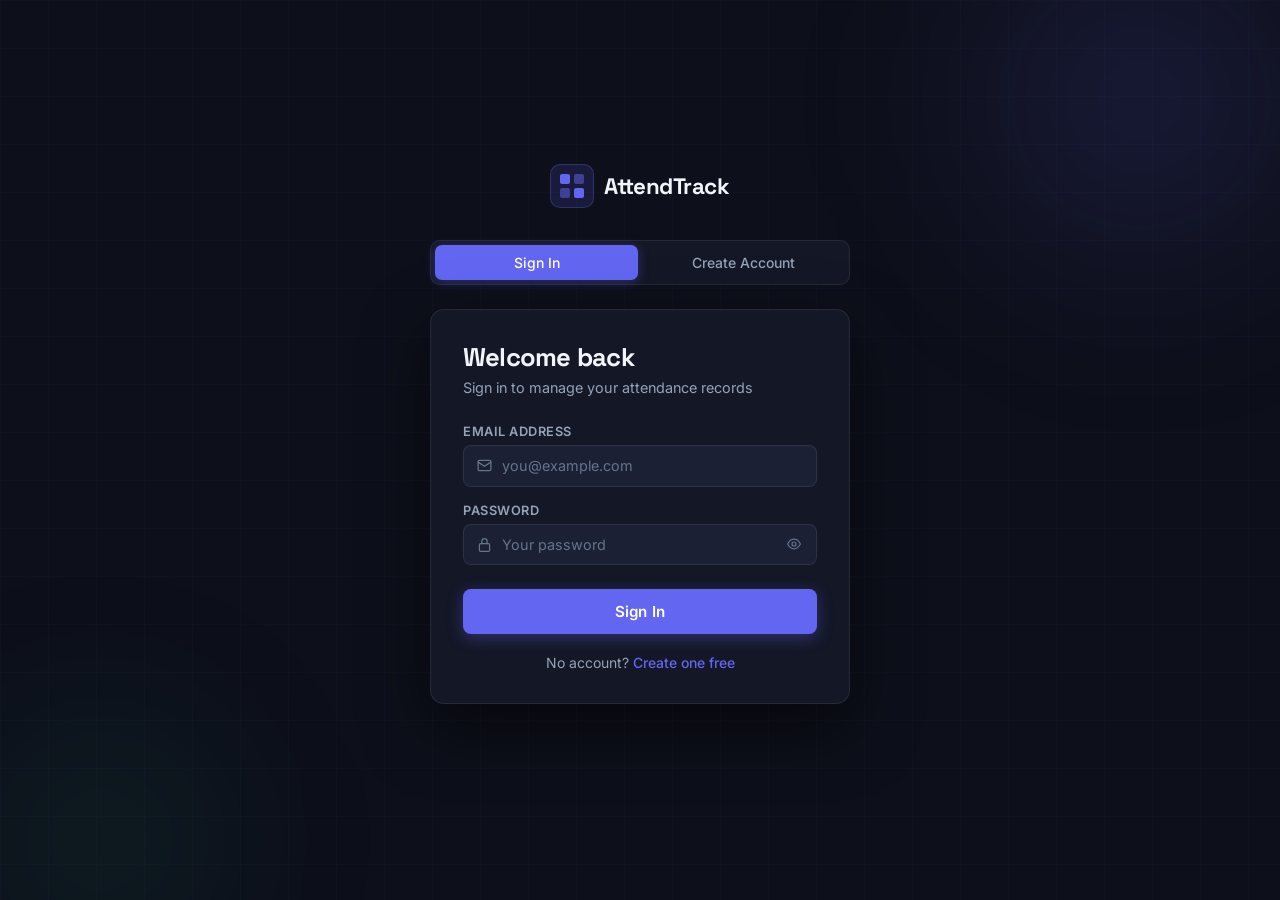
<file: index.html>
<!DOCTYPE html>
<html lang="en">
<head>
  <meta charset="UTF-8" />
  <meta name="viewport" content="width=device-width, initial-scale=1.0"/>
  <title>AttendTrack — Smart Attendance Management</title>
  <link rel="stylesheet" href="css/auth.css" />
  <link rel="preconnect" href="https://fonts.googleapis.com">
  <link href="https://fonts.googleapis.com/css2?family=Inter:wght@300;400;500;600;700&family=Space+Grotesk:wght@400;500;600;700&display=swap" rel="stylesheet">
</head>
<body>

  <!-- Animated background grid -->
  <div class="bg-grid"></div>
  <div class="bg-orb orb-1"></div>
  <div class="bg-orb orb-2"></div>

  <div class="auth-shell">
    <!-- Logo / Brand -->
    <div class="brand">
      <div class="brand-icon">
        <svg width="28" height="28" viewBox="0 0 28 28" fill="none">
          <rect x="2" y="2" width="10" height="10" rx="2" fill="currentColor"/>
          <rect x="16" y="2" width="10" height="10" rx="2" fill="currentColor" opacity="0.5"/>
          <rect x="2" y="16" width="10" height="10" rx="2" fill="currentColor" opacity="0.5"/>
          <rect x="16" y="16" width="10" height="10" rx="2" fill="currentColor"/>
        </svg>
      </div>
      <span class="brand-name">AttendTrack</span>
    </div>

    <!-- Tab switcher -->
    <div class="auth-tabs">
      <button class="tab-btn active" data-tab="login">Sign In</button>
      <button class="tab-btn" data-tab="signup">Create Account</button>
    </div>

    <!-- LOGIN FORM -->
    <div class="auth-panel" id="login-panel">
      <div class="panel-header">
        <h1>Welcome back</h1>
        <p>Sign in to manage your attendance records</p>
      </div>
      <div id="login-error" class="alert alert-error hidden"></div>
      <div class="form-group">
        <label for="login-email">Email address</label>
        <div class="input-wrap">
          <svg class="input-icon" viewBox="0 0 20 20" fill="none"><path d="M2.5 5.5A1.5 1.5 0 014 4h12a1.5 1.5 0 011.5 1.5v9A1.5 1.5 0 0116 16H4a1.5 1.5 0 01-1.5-1.5v-9z" stroke="currentColor" stroke-width="1.5"/><path d="M2.5 6l7.5 5 7.5-5" stroke="currentColor" stroke-width="1.5" stroke-linecap="round"/></svg>
          <input type="email" id="login-email" placeholder="you@example.com" autocomplete="email"/>
        </div>
      </div>
      <div class="form-group">
        <label for="login-password">Password</label>
        <div class="input-wrap">
          <svg class="input-icon" viewBox="0 0 20 20" fill="none"><rect x="4" y="9" width="12" height="9" rx="1.5" stroke="currentColor" stroke-width="1.5"/><path d="M7 9V6a3 3 0 016 0v3" stroke="currentColor" stroke-width="1.5" stroke-linecap="round"/></svg>
          <input type="password" id="login-password" placeholder="Your password" autocomplete="current-password"/>
          <button class="toggle-pwd" type="button" data-target="login-password">
            <svg viewBox="0 0 20 20" fill="none"><path d="M2 10s3-6 8-6 8 6 8 6-3 6-8 6-8-6-8-6z" stroke="currentColor" stroke-width="1.5"/><circle cx="10" cy="10" r="2.5" stroke="currentColor" stroke-width="1.5"/></svg>
          </button>
        </div>
      </div>
      <button class="btn-primary" id="login-btn">Sign In</button>
      <p class="switch-hint">No account? <a href="#" data-switch="signup">Create one free</a></p>
    </div>

    <!-- SIGNUP FORM -->
    <div class="auth-panel hidden" id="signup-panel">
      <div class="panel-header">
        <h1>Get started</h1>
        <p>Create your AttendTrack account — it's free</p>
      </div>
      <div id="signup-error" class="alert alert-error hidden"></div>
      <div id="signup-success" class="alert alert-success hidden"></div>
      <div class="form-row">
        <div class="form-group">
          <label for="signup-fname">First name</label>
          <div class="input-wrap">
            <input type="text" id="signup-fname" placeholder="Jane"/>
          </div>
        </div>
        <div class="form-group">
          <label for="signup-lname">Last name</label>
          <div class="input-wrap">
            <input type="text" id="signup-lname" placeholder="Doe"/>
          </div>
        </div>
      </div>
      <div class="form-group">
        <label for="signup-org">Organisation / School</label>
        <div class="input-wrap">
          <svg class="input-icon" viewBox="0 0 20 20" fill="none"><path d="M3 17V8.5L10 3l7 5.5V17H3z" stroke="currentColor" stroke-width="1.5" stroke-linejoin="round"/><rect x="7.5" y="12" width="5" height="5" rx=".5" stroke="currentColor" stroke-width="1.5"/></svg>
          <input type="text" id="signup-org" placeholder="Acme Academy"/>
        </div>
      </div>
      <div class="form-group">
        <label for="signup-email">Email address</label>
        <div class="input-wrap">
          <svg class="input-icon" viewBox="0 0 20 20" fill="none"><path d="M2.5 5.5A1.5 1.5 0 014 4h12a1.5 1.5 0 011.5 1.5v9A1.5 1.5 0 0116 16H4a1.5 1.5 0 01-1.5-1.5v-9z" stroke="currentColor" stroke-width="1.5"/><path d="M2.5 6l7.5 5 7.5-5" stroke="currentColor" stroke-width="1.5" stroke-linecap="round"/></svg>
          <input type="email" id="signup-email" placeholder="you@example.com" autocomplete="email"/>
        </div>
      </div>
      <div class="form-group">
        <label for="signup-password">Password</label>
        <div class="input-wrap">
          <svg class="input-icon" viewBox="0 0 20 20" fill="none"><rect x="4" y="9" width="12" height="9" rx="1.5" stroke="currentColor" stroke-width="1.5"/><path d="M7 9V6a3 3 0 016 0v3" stroke="currentColor" stroke-width="1.5" stroke-linecap="round"/></svg>
          <input type="password" id="signup-password" placeholder="Min. 8 characters" autocomplete="new-password"/>
          <button class="toggle-pwd" type="button" data-target="signup-password">
            <svg viewBox="0 0 20 20" fill="none"><path d="M2 10s3-6 8-6 8 6 8 6-3 6-8 6-8-6-8-6z" stroke="currentColor" stroke-width="1.5"/><circle cx="10" cy="10" r="2.5" stroke="currentColor" stroke-width="1.5"/></svg>
          </button>
        </div>
        <div class="strength-bar"><div class="strength-fill" id="strength-fill"></div></div>
        <span class="strength-label" id="strength-label"></span>
      </div>
      <button class="btn-primary" id="signup-btn">Create Account</button>
      <p class="switch-hint">Already have an account? <a href="#" data-switch="login">Sign in</a></p>
    </div>
  </div>

  <script src="js/auth.js"></script>
</body>
</html>
</file>
<file: css/auth.css>
/* =============================================
   AttendTrack — Auth Page Styles
   Palette: Deep slate bg, electric indigo accent,
   soft white cards, emerald success
   ============================================= */

*, *::before, *::after { box-sizing: border-box; margin: 0; padding: 0; }

:root {
  --bg:          #0d0f1a;
  --surface:     #141726;
  --surface-2:   #1c2035;
  --border:      rgba(255,255,255,0.08);
  --accent:      #6366f1;
  --accent-glow: rgba(99,102,241,0.35);
  --accent-hover:#818cf8;
  --text-1:      #f1f5f9;
  --text-2:      #94a3b8;
  --text-3:      #64748b;
  --success:     #10b981;
  --error:       #f43f5e;
  --radius:      14px;
  --radius-sm:   8px;
  --font-display:'Space Grotesk', sans-serif;
  --font-body:   'Inter', sans-serif;
}

html, body {
  min-height: 100vh;
  background: var(--bg);
  color: var(--text-1);
  font-family: var(--font-body);
  overflow-x: hidden;
}

/* Background decoration */
.bg-grid {
  position: fixed; inset: 0; z-index: 0;
  background-image:
    linear-gradient(rgba(99,102,241,0.04) 1px, transparent 1px),
    linear-gradient(90deg, rgba(99,102,241,0.04) 1px, transparent 1px);
  background-size: 48px 48px;
  pointer-events: none;
}

.bg-orb {
  position: fixed; z-index: 0;
  border-radius: 50%;
  filter: blur(80px);
  pointer-events: none;
  animation: drift 10s ease-in-out infinite alternate;
}
.orb-1 { width: 480px; height: 480px; top: -140px; right: -100px; background: radial-gradient(circle, rgba(99,102,241,0.18) 0%, transparent 70%); }
.orb-2 { width: 360px; height: 360px; bottom: -120px; left: -80px;  background: radial-gradient(circle, rgba(16,185,129,0.12) 0%, transparent 70%); animation-delay: -5s; }

@keyframes drift { from { transform: translate(0,0) scale(1); } to { transform: translate(20px,30px) scale(1.05); } }

/* Shell / Card */
.auth-shell {
  position: relative; z-index: 1;
  min-height: 100vh;
  display: flex; flex-direction: column;
  align-items: center; justify-content: center;
  padding: 2rem 1rem 4rem;
}

/* Brand */
.brand {
  display: flex; align-items: center; gap: 10px;
  margin-bottom: 2rem;
  color: var(--accent);
}
.brand-icon {
  width: 44px; height: 44px;
  background: rgba(99,102,241,0.15);
  border: 1px solid rgba(99,102,241,0.3);
  border-radius: 10px;
  display: grid; place-items: center;
}
.brand-name {
  font-family: var(--font-display);
  font-size: 1.4rem; font-weight: 700;
  color: var(--text-1);
  letter-spacing: -0.02em;
}

/* Tabs */
.auth-tabs {
  display: flex;
  background: var(--surface);
  border: 1px solid var(--border);
  border-radius: 10px;
  padding: 4px;
  gap: 4px;
  margin-bottom: 1.5rem;
  width: 100%; max-width: 420px;
}
.tab-btn {
  flex: 1;
  padding: .55rem 1rem;
  border: none; cursor: pointer;
  border-radius: 7px;
  font-family: var(--font-body);
  font-size: .875rem; font-weight: 500;
  background: transparent;
  color: var(--text-2);
  transition: all .2s;
}
.tab-btn.active {
  background: var(--accent);
  color: #fff;
  box-shadow: 0 2px 12px var(--accent-glow);
}

/* Panel */
.auth-panel {
  background: var(--surface);
  border: 1px solid var(--border);
  border-radius: var(--radius);
  padding: 2rem;
  width: 100%; max-width: 420px;
  box-shadow: 0 24px 64px rgba(0,0,0,0.5);
  animation: fadeUp .3s ease;
}
.auth-panel.hidden { display: none; }

@keyframes fadeUp { from { opacity:0; transform:translateY(12px); } to { opacity:1; transform:translateY(0); } }

.panel-header { margin-bottom: 1.75rem; }
.panel-header h1 {
  font-family: var(--font-display);
  font-size: 1.6rem; font-weight: 700;
  color: var(--text-1); letter-spacing: -0.03em;
  line-height: 1.2;
}
.panel-header p { margin-top: .4rem; color: var(--text-2); font-size: .9rem; }

/* Form */
.form-row { display: grid; grid-template-columns: 1fr 1fr; gap: 12px; }
.form-group { display: flex; flex-direction: column; gap: 6px; margin-bottom: 1rem; }
.form-group label { font-size: .8rem; font-weight: 600; color: var(--text-2); letter-spacing: .04em; text-transform: uppercase; }

.input-wrap {
  position: relative; display: flex; align-items: center;
  background: var(--surface-2);
  border: 1.5px solid var(--border);
  border-radius: var(--radius-sm);
  transition: border-color .2s, box-shadow .2s;
}
.input-wrap:focus-within {
  border-color: var(--accent);
  box-shadow: 0 0 0 3px var(--accent-glow);
}
.input-icon {
  position: absolute; left: 12px;
  width: 17px; height: 17px;
  color: var(--text-3); pointer-events: none; flex-shrink: 0;
}
.input-wrap input {
  width: 100%;
  background: transparent; border: none; outline: none;
  color: var(--text-1);
  font-family: var(--font-body); font-size: .9rem;
  padding: .7rem .85rem .7rem 2.4rem;
}
.input-wrap input:not(~ .input-icon + *) { padding-left: .85rem; }
/* inputs without icon */
.input-wrap input:only-child { padding-left: .85rem; }
.input-wrap:not(:has(.input-icon)) input { padding-left: .85rem; }

.input-wrap input::placeholder { color: var(--text-3); }

.toggle-pwd {
  position: absolute; right: 10px;
  background: none; border: none; cursor: pointer;
  color: var(--text-3); padding: 4px;
  display: grid; place-items: center;
  transition: color .15s;
}
.toggle-pwd:hover { color: var(--text-2); }
.toggle-pwd svg { width: 16px; height: 16px; }

/* Password strength */
.strength-bar {
  height: 3px; border-radius: 4px;
  background: var(--surface-2);
  margin-top: 6px; overflow: hidden;
}
.strength-fill {
  height: 100%; width: 0%; border-radius: 4px;
  transition: width .35s, background .35s;
}
.strength-label { font-size: .75rem; color: var(--text-3); min-height: 1rem; }

/* Button */
.btn-primary {
  width: 100%;
  padding: .8rem;
  background: var(--accent);
  color: #fff; font-size: .95rem; font-weight: 600;
  font-family: var(--font-body);
  border: none; border-radius: var(--radius-sm);
  cursor: pointer;
  box-shadow: 0 4px 16px var(--accent-glow);
  transition: background .2s, transform .1s, box-shadow .2s;
  margin-top: .5rem;
  letter-spacing: .01em;
}
.btn-primary:hover { background: var(--accent-hover); box-shadow: 0 6px 24px var(--accent-glow); }
.btn-primary:active { transform: scale(.98); }

/* Alerts */
.alert {
  padding: .8rem 1rem; border-radius: var(--radius-sm);
  font-size: .875rem; margin-bottom: 1rem; line-height: 1.5;
}
.alert.hidden { display: none; }
.alert-error   { background: rgba(244,63,94,.12); border: 1px solid rgba(244,63,94,.25); color: #fda4af; }
.alert-success { background: rgba(16,185,129,.12); border: 1px solid rgba(16,185,129,.25); color: #6ee7b7; }

/* Footer link */
.switch-hint {
  text-align: center; font-size: .875rem;
  color: var(--text-2); margin-top: 1.25rem;
}
.switch-hint a { color: var(--accent); text-decoration: none; font-weight: 500; }
.switch-hint a:hover { color: var(--accent-hover); text-decoration: underline; }

@media (max-width: 480px) {
  .form-row { grid-template-columns: 1fr; }
  .auth-panel { padding: 1.5rem; }
}
</file>
<file: css/app.css>
/* =============================================
   AttendTrack — App Styles (Dashboard + Pages)
   ============================================= */

*, *::before, *::after { box-sizing: border-box; margin: 0; padding: 0; }

:root {
  --bg:           #0d0f1a;
  --surface:      #141726;
  --surface-2:    #1c2035;
  --surface-3:    #232840;
  --border:       rgba(255,255,255,0.07);
  --border-2:     rgba(255,255,255,0.12);
  --accent:       #6366f1;
  --accent-glow:  rgba(99,102,241,0.3);
  --accent-hover: #818cf8;
  --emerald:      #10b981;
  --amber:        #f59e0b;
  --rose:         #f43f5e;
  --text-1:       #f1f5f9;
  --text-2:       #94a3b8;
  --text-3:       #64748b;
  --sidebar-w:    240px;
  --radius:       14px;
  --radius-sm:    8px;
  --font-display: 'Space Grotesk', sans-serif;
  --font-body:    'Inter', sans-serif;
}

html, body {
  height: 100%;
  background: var(--bg);
  color: var(--text-1);
  font-family: var(--font-body);
  overflow-x: hidden;
}

/* ---- SIDEBAR ---- */
.sidebar {
  position: fixed; left: 0; top: 0; bottom: 0;
  width: var(--sidebar-w);
  background: var(--surface);
  border-right: 1px solid var(--border);
  display: flex; flex-direction: column;
  z-index: 100;
  transition: transform .25s cubic-bezier(.4,0,.2,1);
}

.sidebar-brand {
  display: flex; align-items: center; gap: 10px;
  padding: 1.25rem 1.2rem;
  border-bottom: 1px solid var(--border);
  font-family: var(--font-display);
  font-size: 1.05rem; font-weight: 700;
  color: var(--text-1);
}
.sidebar-brand .brand-icon {
  width: 36px; height: 36px;
  background: rgba(99,102,241,0.15);
  border: 1px solid rgba(99,102,241,0.3);
  border-radius: 9px;
  display: grid; place-items: center;
  color: var(--accent);
  flex-shrink: 0;
}

.sidebar-nav {
  flex: 1; padding: .8rem .75rem;
  display: flex; flex-direction: column; gap: 3px;
  overflow-y: auto;
}
.nav-item {
  display: flex; align-items: center; gap: 10px;
  padding: .62rem .85rem;
  border-radius: var(--radius-sm);
  text-decoration: none;
  font-size: .875rem; font-weight: 500;
  color: var(--text-2);
  transition: background .15s, color .15s;
}
.nav-item svg { width: 18px; height: 18px; flex-shrink: 0; }
.nav-item:hover   { background: var(--surface-2); color: var(--text-1); }
.nav-item.active  { background: rgba(99,102,241,0.15); color: var(--accent); }

.sidebar-footer {
  padding: .85rem .75rem;
  border-top: 1px solid var(--border);
  display: flex; align-items: center; gap: 8px;
}
.user-chip { display: flex; align-items: center; gap: 9px; flex: 1; min-width: 0; }
.avatar {
  width: 34px; height: 34px; border-radius: 50%;
  background: linear-gradient(135deg, var(--accent), #818cf8);
  display: grid; place-items: center;
  font-size: .8rem; font-weight: 700;
  flex-shrink: 0; color: #fff;
}
.user-info { display: flex; flex-direction: column; min-width: 0; }
.user-name { font-size: .82rem; font-weight: 600; white-space: nowrap; overflow: hidden; text-overflow: ellipsis; }
.user-role { font-size: .72rem; color: var(--text-3); white-space: nowrap; overflow: hidden; text-overflow: ellipsis; }
.logout-btn {
  background: none; border: none; cursor: pointer;
  color: var(--text-3); padding: 6px;
  border-radius: 6px; transition: color .15s, background .15s;
}
.logout-btn:hover { color: var(--rose); background: rgba(244,63,94,.1); }
.logout-btn svg { width: 18px; height: 18px; display: block; }

/* ---- TOPBAR (mobile) ---- */
.topbar {
  display: none;
  position: fixed; top: 0; left: 0; right: 0; height: 56px;
  background: var(--surface);
  border-bottom: 1px solid var(--border);
  align-items: center; gap: 12px;
  padding: 0 1rem;
  z-index: 99;
}
.topbar-title { font-family: var(--font-display); font-weight: 600; font-size: .95rem; }
.menu-toggle { background: none; border: none; cursor: pointer; color: var(--text-1); padding: 6px; }
.menu-toggle svg { width: 22px; height: 22px; display: block; }

/* ---- SIDEBAR OVERLAY ---- */
.sidebar-overlay {
  display: none;
  position: fixed; inset: 0; z-index: 99;
  background: rgba(0,0,0,.55);
}
.sidebar-overlay.visible { display: block; }

/* ---- MAIN ---- */
.main-content {
  margin-left: var(--sidebar-w);
  padding: 2rem 2rem 3rem;
  min-height: 100vh;
}

/* ---- PAGE HEADER ---- */
.page-header {
  display: flex; align-items: flex-start; justify-content: space-between;
  flex-wrap: wrap; gap: 1rem;
  margin-bottom: 2rem;
}
.page-header h1 {
  font-family: var(--font-display);
  font-size: 1.7rem; font-weight: 700;
  color: var(--text-1); letter-spacing: -.03em;
}
.page-header .sub { color: var(--text-2); font-size: .9rem; margin-top: .2rem; }

.btn-accent {
  display: inline-flex; align-items: center; gap: 7px;
  padding: .6rem 1.1rem;
  background: var(--accent); color: #fff;
  border: none; border-radius: var(--radius-sm);
  font-size: .875rem; font-weight: 600;
  text-decoration: none; cursor: pointer;
  box-shadow: 0 4px 14px var(--accent-glow);
  transition: background .2s, box-shadow .2s;
  white-space: nowrap;
}
.btn-accent svg { width: 15px; height: 15px; }
.btn-accent:hover { background: var(--accent-hover); }

.btn-ghost {
  display: inline-flex; align-items: center; gap: 7px;
  padding: .55rem 1rem;
  background: var(--surface-2); color: var(--text-2);
  border: 1px solid var(--border-2); border-radius: var(--radius-sm);
  font-size: .875rem; font-weight: 500;
  text-decoration: none; cursor: pointer;
  transition: background .15s, color .15s;
}
.btn-ghost:hover { background: var(--surface-3); color: var(--text-1); }

/* ---- STATS GRID ---- */
.stats-grid {
  display: grid;
  grid-template-columns: repeat(auto-fill, minmax(190px, 1fr));
  gap: 1rem; margin-bottom: 1.75rem;
}
.stat-card {
  background: var(--surface);
  border: 1px solid var(--border);
  border-radius: var(--radius);
  padding: 1.25rem;
  display: flex; align-items: center; gap: 14px;
  transition: border-color .2s;
}
.stat-card:hover { border-color: var(--border-2); }
.stat-icon {
  width: 46px; height: 46px; border-radius: 11px;
  display: grid; place-items: center; flex-shrink: 0;
}
.stat-icon svg { width: 22px; height: 22px; }
.stat-icon.indigo  { background: rgba(99,102,241,.15); color: var(--accent); }
.stat-icon.emerald { background: rgba(16,185,129,.15); color: var(--emerald); }
.stat-icon.amber   { background: rgba(245,158,11,.15); color: var(--amber); }
.stat-icon.rose    { background: rgba(244,63,94,.15);  color: var(--rose); }
.stat-body { display: flex; flex-direction: column; }
.stat-value { font-family: var(--font-display); font-size: 1.6rem; font-weight: 700; line-height: 1; }
.stat-label { font-size: .78rem; color: var(--text-3); margin-top: 4px; }

/* ---- CARDS ---- */
.card {
  background: var(--surface);
  border: 1px solid var(--border);
  border-radius: var(--radius);
  overflow: hidden;
}
.card-header {
  padding: 1.1rem 1.4rem;
  border-bottom: 1px solid var(--border);
  display: flex; align-items: center; justify-content: space-between;
  gap: 10px;
}
.card-header h2 {
  font-family: var(--font-display);
  font-size: 1rem; font-weight: 600;
}
.card-body { padding: 1.25rem 1.4rem; }

/* ---- DASH GRID ---- */
.dash-grid {
  display: grid;
  grid-template-columns: 1fr 1fr;
  gap: 1.25rem;
}

/* ---- SESSION LIST ---- */
.session-list { padding: .5rem 0; }
.session-item {
  display: flex; align-items: center;
  padding: .75rem 1.4rem; gap: 12px;
  border-bottom: 1px solid var(--border);
  transition: background .15s;
}
.session-item:last-child { border-bottom: none; }
.session-item:hover { background: var(--surface-2); }
.session-dot {
  width: 8px; height: 8px; border-radius: 50%;
  background: var(--accent); flex-shrink: 0;
}
.session-info { flex: 1; }
.session-name { font-size: .875rem; font-weight: 500; }
.session-meta { font-size: .78rem; color: var(--text-3); margin-top: 2px; }
.session-badge {
  font-size: .75rem; font-weight: 600;
  padding: 3px 9px; border-radius: 20px;
  background: rgba(99,102,241,.15); color: var(--accent);
}

/* ---- QUICK ACTIONS ---- */
.quick-actions {
  display: grid; grid-template-columns: 1fr 1fr;
  gap: .75rem; padding: 1.1rem;
}
.qa-item {
  display: flex; flex-direction: column; align-items: center;
  gap: 9px; padding: 1.1rem .75rem;
  background: var(--surface-2);
  border: 1px solid var(--border);
  border-radius: var(--radius-sm);
  text-decoration: none; color: var(--text-2);
  font-size: .8rem; font-weight: 500;
  text-align: center;
  transition: background .15s, color .15s, border-color .2s;
}
.qa-item:hover { background: var(--surface-3); color: var(--text-1); border-color: var(--border-2); }
.qa-icon {
  width: 40px; height: 40px; border-radius: 10px;
  display: grid; place-items: center;
}
.qa-icon svg { width: 18px; height: 18px; }
.qa-icon.indigo  { background: rgba(99,102,241,.15); color: var(--accent); }
.qa-icon.emerald { background: rgba(16,185,129,.15); color: var(--emerald); }
.qa-icon.amber   { background: rgba(245,158,11,.15); color: var(--amber); }
.qa-icon.rose    { background: rgba(244,63,94,.15);  color: var(--rose); }

/* ---- TABLE ---- */
.tbl-wrap { overflow-x: auto; }
table { width: 100%; border-collapse: collapse; font-size: .875rem; }
thead tr { border-bottom: 1px solid var(--border-2); }
thead th {
  padding: .75rem 1rem; text-align: left;
  font-size: .75rem; font-weight: 600;
  color: var(--text-3); text-transform: uppercase; letter-spacing: .04em;
  white-space: nowrap;
}
tbody tr { border-bottom: 1px solid var(--border); transition: background .12s; }
tbody tr:last-child { border-bottom: none; }
tbody tr:hover { background: var(--surface-2); }
tbody td { padding: .8rem 1rem; color: var(--text-2); }
tbody td.td-main { color: var(--text-1); font-weight: 500; }

/* ---- BADGE ---- */
.badge {
  display: inline-flex; align-items: center;
  font-size: .72rem; font-weight: 600;
  padding: 3px 9px; border-radius: 20px;
}
.badge-green  { background: rgba(16,185,129,.15); color: var(--emerald); }
.badge-red    { background: rgba(244,63,94,.15);  color: var(--rose); }
.badge-amber  { background: rgba(245,158,11,.15); color: var(--amber); }
.badge-indigo { background: rgba(99,102,241,.15); color: var(--accent); }

/* ---- FORM ELEMENTS ---- */
.form-section { display: flex; flex-direction: column; gap: 1rem; }
.field-group  { display: flex; flex-direction: column; gap: 6px; }
.field-group label { font-size: .8rem; font-weight: 600; color: var(--text-2); text-transform: uppercase; letter-spacing: .04em; }
.field-group input,
.field-group select,
.field-group textarea {
  background: var(--surface-2);
  border: 1.5px solid var(--border);
  color: var(--text-1);
  border-radius: var(--radius-sm);
  padding: .65rem .85rem;
  font-family: var(--font-body); font-size: .9rem;
  outline: none; width: 100%;
  transition: border-color .2s, box-shadow .2s;
}
.field-group input:focus,
.field-group select:focus,
.field-group textarea:focus {
  border-color: var(--accent);
  box-shadow: 0 0 0 3px var(--accent-glow);
}
.field-group select option { background: var(--surface-2); }
.form-row-2 { display: grid; grid-template-columns: 1fr 1fr; gap: 1rem; }

/* ---- MODAL ---- */
.modal-backdrop {
  position: fixed; inset: 0; z-index: 200;
  background: rgba(0,0,0,.65);
  display: grid; place-items: center;
  padding: 1rem;
  animation: fadeIn .2s ease;
}
.modal-backdrop.hidden { display: none; }
@keyframes fadeIn { from{opacity:0} to{opacity:1} }
.modal {
  background: var(--surface);
  border: 1px solid var(--border-2);
  border-radius: var(--radius);
  padding: 2rem;
  width: 100%; max-width: 460px;
  box-shadow: 0 24px 64px rgba(0,0,0,.6);
  animation: scaleUp .2s ease;
}
@keyframes scaleUp { from{transform:scale(.94);opacity:0} to{transform:scale(1);opacity:1} }
.modal-header { display: flex; align-items: center; justify-content: space-between; margin-bottom: 1.5rem; }
.modal-header h3 { font-family: var(--font-display); font-size: 1.15rem; font-weight: 700; }
.modal-close { background: none; border: none; cursor: pointer; color: var(--text-3); padding: 4px; border-radius: 6px; }
.modal-close:hover { color: var(--text-1); background: var(--surface-2); }
.modal-close svg { width: 18px; height: 18px; display: block; }
.modal-actions { display: flex; gap: .75rem; margin-top: 1.5rem; justify-content: flex-end; }

/* ---- SEARCH / FILTER BAR ---- */
.filter-bar {
  display: flex; gap: .75rem; flex-wrap: wrap;
  margin-bottom: 1.25rem; align-items: center;
}
.search-wrap {
  position: relative; flex: 1; min-width: 200px;
}
.search-wrap svg {
  position: absolute; left: 11px; top: 50%; transform: translateY(-50%);
  width: 16px; height: 16px; color: var(--text-3); pointer-events: none;
}
.search-wrap input {
  width: 100%;
  background: var(--surface-2); border: 1.5px solid var(--border);
  color: var(--text-1); border-radius: var(--radius-sm);
  padding: .6rem .85rem .6rem 2.1rem;
  font-family: var(--font-body); font-size: .875rem; outline: none;
  transition: border-color .2s, box-shadow .2s;
}
.search-wrap input:focus { border-color: var(--accent); box-shadow: 0 0 0 3px var(--accent-glow); }
.filter-select {
  background: var(--surface-2); border: 1.5px solid var(--border);
  color: var(--text-1); border-radius: var(--radius-sm);
  padding: .6rem .85rem; font-family: var(--font-body); font-size: .875rem;
  outline: none; cursor: pointer;
  transition: border-color .2s;
}
.filter-select:focus { border-color: var(--accent); }

/* ---- ATTENDANCE GRID ---- */
.att-grid {
  display: grid; gap: .6rem; padding: 1rem 1.4rem;
}
.att-row {
  display: flex; align-items: center;
  background: var(--surface-2); border-radius: var(--radius-sm);
  padding: .7rem 1rem; gap: 12px;
  border: 1.5px solid var(--border);
  transition: border-color .2s;
}
.att-row.present  { border-color: rgba(16,185,129,.4); }
.att-row.absent   { border-color: rgba(244,63,94,.3); }
.att-row.late     { border-color: rgba(245,158,11,.35); }
.att-student-name { flex: 1; font-size: .875rem; font-weight: 500; }
.att-buttons { display: flex; gap: 6px; }
.att-btn {
  padding: .35rem .75rem;
  border: 1.5px solid var(--border-2);
  background: transparent; color: var(--text-3);
  border-radius: 6px; font-size: .78rem; font-weight: 600;
  cursor: pointer; transition: all .15s;
}
.att-btn:hover         { border-color: var(--border-2); color: var(--text-2); }
.att-btn.active-p      { background: rgba(16,185,129,.2); color: var(--emerald); border-color: rgba(16,185,129,.4); }
.att-btn.active-a      { background: rgba(244,63,94,.2);  color: var(--rose);    border-color: rgba(244,63,94,.35); }
.att-btn.active-l      { background: rgba(245,158,11,.2); color: var(--amber);   border-color: rgba(245,158,11,.35); }

/* ---- EMPTY STATE ---- */
.empty-state {
  text-align: center; padding: 2.5rem 1rem;
  color: var(--text-3); font-size: .9rem;
}

/* ---- TOAST ---- */
.toast {
  position: fixed; bottom: 1.5rem; right: 1.5rem; z-index: 300;
  background: var(--surface-3); border: 1px solid var(--border-2);
  border-radius: var(--radius-sm); padding: .8rem 1.2rem;
  font-size: .875rem; color: var(--text-1);
  box-shadow: 0 8px 32px rgba(0,0,0,.4);
  display: flex; align-items: center; gap: 10px;
  transform: translateY(100px); opacity: 0;
  transition: transform .3s cubic-bezier(.34,1.56,.64,1), opacity .3s;
}
.toast.show { transform: translateY(0); opacity: 1; }
.toast-dot { width: 8px; height: 8px; border-radius: 50%; background: var(--emerald); flex-shrink: 0; }
.toast-dot.error { background: var(--rose); }

/* ---- RESPONSIVE ---- */
@media (max-width: 768px) {
  .sidebar {
    transform: translateX(-100%);
  }
  .sidebar.open {
    transform: translateX(0);
    box-shadow: 8px 0 32px rgba(0,0,0,.5);
  }
  .topbar { display: flex; }
  .main-content { margin-left: 0; padding: 5rem 1rem 3rem; }
  .dash-grid { grid-template-columns: 1fr; }
  .stats-grid { grid-template-columns: 1fr 1fr; }
  .form-row-2 { grid-template-columns: 1fr; }
}
@media (max-width: 480px) {
  .stats-grid { grid-template-columns: 1fr; }
  .quick-actions { grid-template-columns: 1fr 1fr; }
}
</file>
